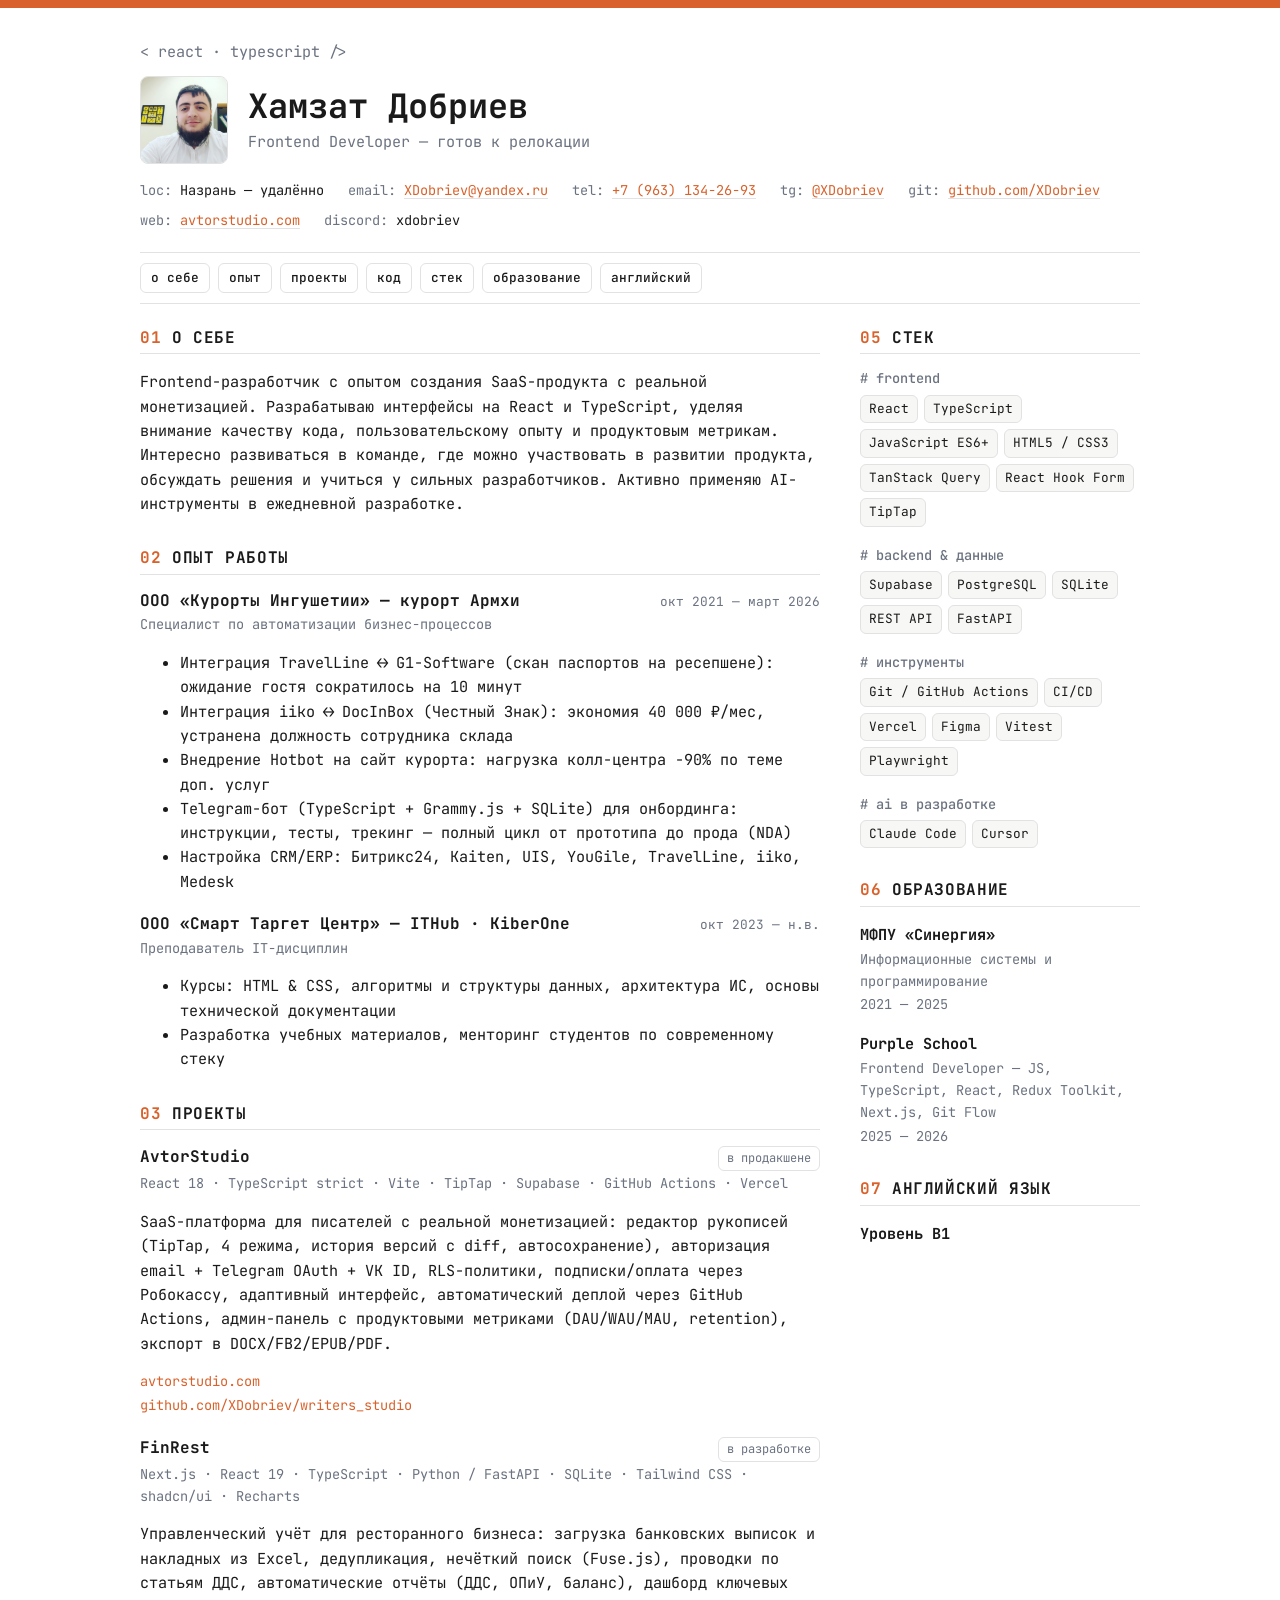
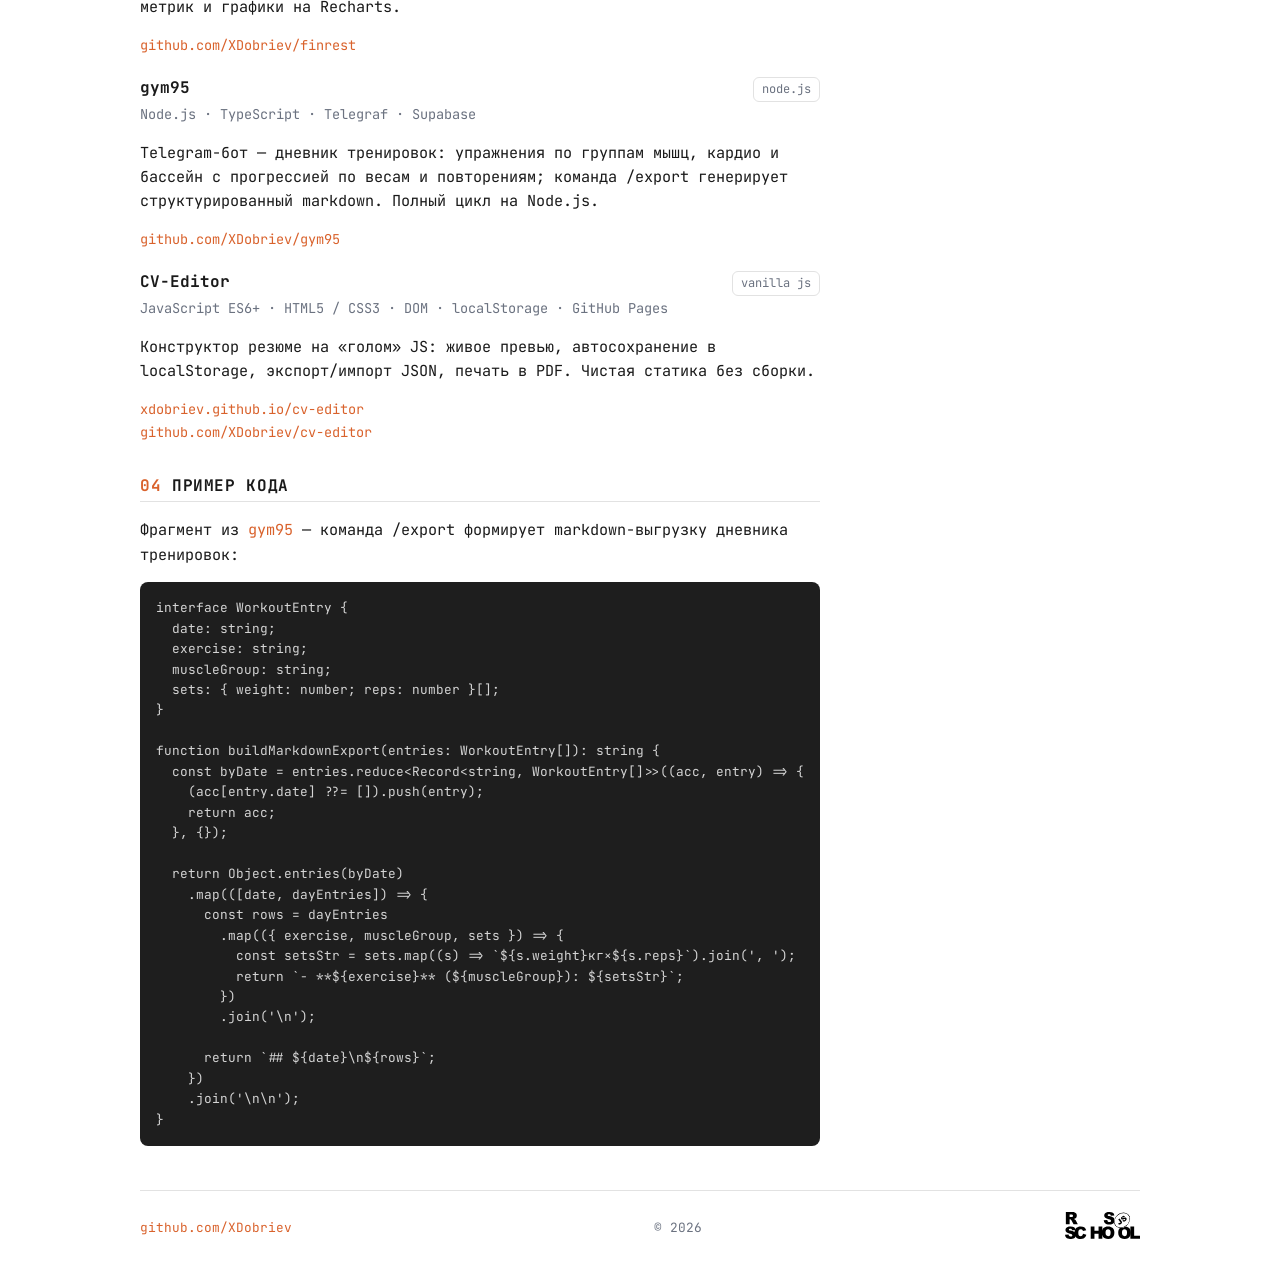
<file: index.html>
<!DOCTYPE html>
<html lang="ru">
<head>
    <meta charset="UTF-8">
    <meta name="viewport" content="width=device-width, initial-scale=1.0">
    <title>Хамзат Добриев — CV</title>
    <link rel="stylesheet" href="style.css">
</head>
<body>
    <div class="page">
        <header class="header">
            <p class="header__tag">&lt; react · typescript /&gt;</p>
            <div class="header__title">
                <img class="header__photo" src="photo.jpg" alt="Хамзат Добриев, Frontend Developer">
                <div>
                    <h1>Хамзат Добриев</h1>
                    <p class="header__role">Frontend Developer — готов к релокации</p>
                </div>
            </div>
            <ul class="header__contacts">
                <li><span class="label">loc:</span> Назрань — удалённо</li>
                <li><span class="label">email:</span> <a href="mailto:XDobriev@yandex.ru">XDobriev@yandex.ru</a></li>
                <li><span class="label">tel:</span> <a href="tel:+79631342693">+7 (963) 134-26-93</a></li>
                <li><span class="label">tg:</span> <a href="https://t.me/XDobriev" target="_blank" rel="noopener">@XDobriev</a></li>
                <li><span class="label">git:</span> <a href="https://github.com/XDobriev" target="_blank" rel="noopener">github.com/XDobriev</a></li>
                <li><span class="label">web:</span> <a href="https://avtorstudio.com" target="_blank" rel="noopener">avtorstudio.com</a></li>
                <li><span class="label">discord:</span> xdobriev</li>
            </ul>
        </header>

        <nav class="nav">
            <ul>
                <li><a href="#about">о себе</a></li>
                <li><a href="#experience">опыт</a></li>
                <li><a href="#projects">проекты</a></li>
                <li><a href="#code">код</a></li>
                <li><a href="#stack">стек</a></li>
                <li><a href="#education">образование</a></li>
                <li><a href="#english">английский</a></li>
            </ul>
        </nav>

        <div class="layout">
            <main class="main-col">
                <section id="about" class="section">
                    <h2>О себе</h2>
                    <p>
                        Frontend-разработчик с опытом создания SaaS-продукта с реальной монетизацией.
                        Разрабатываю интерфейсы на React и TypeScript, уделяя внимание качеству кода,
                        пользовательскому опыту и продуктовым метрикам. Интересно развиваться в команде,
                        где можно участвовать в развитии продукта, обсуждать решения и учиться у сильных
                        разработчиков. Активно применяю AI-инструменты в ежедневной разработке.
                    </p>
                </section>

                <section id="experience" class="section">
                    <h2>Опыт работы</h2>

                    <article class="entry">
                        <div class="entry__head">
                            <h3>ООО «Курорты Ингушетии» — курорт Армхи</h3>
                            <span class="entry__date"><time datetime="2021-10">окт 2021</time> — <time datetime="2026-03">март 2026</time></span>
                        </div>
                        <p class="entry__meta">Специалист по автоматизации бизнес-процессов</p>
                        <ul>
                            <li>Интеграция TravelLine ↔ G1-Software (скан паспортов на ресепшене): ожидание гостя сократилось на 10 минут</li>
                            <li>Интеграция iiko ↔ DocInBox (Честный Знак): экономия 40 000 ₽/мес, устранена должность сотрудника склада</li>
                            <li>Внедрение Hotbot на сайт курорта: нагрузка колл-центра −90% по теме доп. услуг</li>
                            <li>Telegram-бот (TypeScript + Grammy.js + SQLite) для онбординга: инструкции, тесты, трекинг — полный цикл от прототипа до прода (NDA)</li>
                            <li>Настройка CRM/ERP: Битрикс24, Kaiten, UIS, YouGile, TravelLine, iiko, Medesk</li>
                        </ul>
                    </article>

                    <article class="entry">
                        <div class="entry__head">
                            <h3>ООО «Смарт Таргет Центр» — ITHub · KiberOne</h3>
                            <span class="entry__date"><time datetime="2023-10">окт 2023</time> — н.в.</span>
                        </div>
                        <p class="entry__meta">Преподаватель IT-дисциплин</p>
                        <ul>
                            <li>Курсы: HTML &amp; CSS, алгоритмы и структуры данных, архитектура ИС, основы технической документации</li>
                            <li>Разработка учебных материалов, менторинг студентов по современному стеку</li>
                        </ul>
                    </article>
                </section>

                <section id="projects" class="section">
                    <h2>Проекты</h2>

                    <article class="entry">
                        <div class="entry__head">
                            <h3>AvtorStudio</h3>
                            <span class="entry__badge">в продакшене</span>
                        </div>
                        <p class="entry__meta">React 18 · TypeScript strict · Vite · TipTap · Supabase · GitHub Actions · Vercel</p>
                        <p>
                            SaaS-платформа для писателей с реальной монетизацией: редактор рукописей (TipTap, 4 режима,
                            история версий с diff, автосохранение), авторизация email + Telegram OAuth + VK ID,
                            RLS-политики, подписки/оплата через Робокассу, адаптивный интерфейс, автоматический деплой
                            через GitHub Actions, админ-панель с продуктовыми метриками (DAU/WAU/MAU, retention),
                            экспорт в DOCX/FB2/EPUB/PDF.
                        </p>
                        <ul class="entry__links">
                            <li><a href="https://avtorstudio.com" target="_blank" rel="noopener">avtorstudio.com</a></li>
                            <li><a href="https://github.com/XDobriev/writers_studio" target="_blank" rel="noopener">github.com/XDobriev/writers_studio</a></li>
                        </ul>
                    </article>

                    <article class="entry">
                        <div class="entry__head">
                            <h3>FinRest</h3>
                            <span class="entry__badge">в разработке</span>
                        </div>
                        <p class="entry__meta">Next.js · React 19 · TypeScript · Python / FastAPI · SQLite · Tailwind CSS · shadcn/ui · Recharts</p>
                        <p>
                            Управленческий учёт для ресторанного бизнеса: загрузка банковских выписок и накладных из
                            Excel, дедупликация, нечёткий поиск (Fuse.js), проводки по статьям ДДС, автоматические
                            отчёты (ДДС, ОПиУ, баланс), дашборд ключевых метрик и графики на Recharts.
                        </p>
                        <ul class="entry__links">
                            <li><a href="https://github.com/XDobriev/finrest" target="_blank" rel="noopener">github.com/XDobriev/finrest</a></li>
                        </ul>
                    </article>

                    <article class="entry">
                        <div class="entry__head">
                            <h3>gym95</h3>
                            <span class="entry__badge">node.js</span>
                        </div>
                        <p class="entry__meta">Node.js · TypeScript · Telegraf · Supabase</p>
                        <p>
                            Telegram-бот — дневник тренировок: упражнения по группам мышц, кардио и бассейн с
                            прогрессией по весам и повторениям; команда <code>/export</code> генерирует структурированный
                            markdown. Полный цикл на Node.js.
                        </p>
                        <ul class="entry__links">
                            <li><a href="https://github.com/XDobriev/gym95" target="_blank" rel="noopener">github.com/XDobriev/gym95</a></li>
                        </ul>
                    </article>

                    <article class="entry">
                        <div class="entry__head">
                            <h3>CV-Editor</h3>
                            <span class="entry__badge">vanilla js</span>
                        </div>
                        <p class="entry__meta">JavaScript ES6+ · HTML5 / CSS3 · DOM · localStorage · GitHub Pages</p>
                        <p>
                            Конструктор резюме на «голом» JS: живое превью, автосохранение в localStorage,
                            экспорт/импорт JSON, печать в PDF. Чистая статика без сборки.
                        </p>
                        <ul class="entry__links">
                            <li><a href="https://xdobriev.github.io/cv-editor" target="_blank" rel="noopener">xdobriev.github.io/cv-editor</a></li>
                            <li><a href="https://github.com/XDobriev/cv-editor" target="_blank" rel="noopener">github.com/XDobriev/cv-editor</a></li>
                        </ul>
                    </article>
                </section>

                <section id="code" class="section">
                    <h2>Пример кода</h2>
                    <p>
                        Фрагмент из <a href="https://github.com/XDobriev/gym95" target="_blank" rel="noopener">gym95</a> —
                        команда <code>/export</code> формирует markdown-выгрузку дневника тренировок:
                    </p>
                    <pre><code>interface WorkoutEntry {
  date: string;
  exercise: string;
  muscleGroup: string;
  sets: { weight: number; reps: number }[];
}

function buildMarkdownExport(entries: WorkoutEntry[]): string {
  const byDate = entries.reduce&lt;Record&lt;string, WorkoutEntry[]&gt;&gt;((acc, entry) =&gt; {
    (acc[entry.date] ??= []).push(entry);
    return acc;
  }, {});

  return Object.entries(byDate)
    .map(([date, dayEntries]) =&gt; {
      const rows = dayEntries
        .map(({ exercise, muscleGroup, sets }) =&gt; {
          const setsStr = sets.map((s) =&gt; `${s.weight}кг×${s.reps}`).join(', ');
          return `- **${exercise}** (${muscleGroup}): ${setsStr}`;
        })
        .join('\n');

      return `## ${date}\n${rows}`;
    })
    .join('\n\n');
}</code></pre>
                </section>
            </main>

            <aside class="side-col">
                <section id="stack" class="section">
                    <h2>Стек</h2>

                    <div class="skills">
                        <h3># frontend</h3>
                        <ul class="tags">
                            <li>React</li>
                            <li>TypeScript</li>
                            <li>JavaScript ES6+</li>
                            <li>HTML5 / CSS3</li>
                            <li>TanStack Query</li>
                            <li>React Hook Form</li>
                            <li>TipTap</li>
                        </ul>
                    </div>

                    <div class="skills">
                        <h3># backend &amp; данные</h3>
                        <ul class="tags">
                            <li>Supabase</li>
                            <li>PostgreSQL</li>
                            <li>SQLite</li>
                            <li>REST API</li>
                            <li>FastAPI</li>
                        </ul>
                    </div>

                    <div class="skills">
                        <h3># инструменты</h3>
                        <ul class="tags">
                            <li>Git / GitHub Actions</li>
                            <li>CI/CD</li>
                            <li>Vercel</li>
                            <li>Figma</li>
                            <li>Vitest</li>
                            <li>Playwright</li>
                        </ul>
                    </div>

                    <div class="skills">
                        <h3># ai в разработке</h3>
                        <ul class="tags">
                            <li>Claude Code</li>
                            <li>Cursor</li>
                        </ul>
                    </div>
                </section>

                <section id="education" class="section">
                    <h2>Образование</h2>
                    <ul class="edu">
                        <li>
                            <strong>МФПУ «Синергия»</strong>
                            <span>Информационные системы и программирование</span>
                            <span class="entry__date">2021 — 2025</span>
                        </li>
                        <li>
                            <strong>Purple School</strong>
                            <span>Frontend Developer — JS, TypeScript, React, Redux Toolkit, Next.js, Git Flow</span>
                            <span class="entry__date">2025 — 2026</span>
                        </li>
                    </ul>
                </section>

                <section id="english" class="section">
                    <h2>Английский язык</h2>
                    <ul class="edu">
                        <li>
                            <strong>Уровень B1</strong>
                        </li>
                    </ul>
                </section>
            </aside>
        </div>

        <footer class="footer">
            <a class="footer__github" href="https://github.com/XDobriev" target="_blank" rel="noopener">github.com/XDobriev</a>
            <span class="footer__year">© <time datetime="2026">2026</time></span>
            <a class="footer__logo" href="https://rs.school/" target="_blank" rel="noopener">
                <img src="assets/rs-school-logo.svg" alt="RS School">
            </a>
        </footer>
    </div>
</body>
</html>
</file>
<file: style.css>
@import url("https://fonts.googleapis.com/css2?family=JetBrains+Mono:wght@400;500;700&display=swap");

* {
    box-sizing: border-box;
}

:root {
    --font-mono: "JetBrains Mono", "Fira Code", Consolas, monospace;
    --color-text: #1a1a1a;
    --color-muted: #6b7280;
    --color-accent: #d9622c;
    --color-border: #e2e2e2;
    --color-surface: #f7f7f5;
}

body {
    margin: 0;
    padding: 32px 16px 24px;
    font-family: var(--font-mono);
    font-size: 0.95rem;
    line-height: 1.6;
    color: var(--color-text);
    background: #fff;
    border-top: 8px solid var(--color-accent);
}

.page {
    max-width: 1000px;
    margin: 0 auto;
}

a {
    color: var(--color-accent);
    text-decoration: none;
}

a:hover {
    text-decoration: underline;
}

h1, h2, h3 {
    line-height: 1.2;
    font-family: var(--font-mono);
}

code, pre {
    font-family: var(--font-mono);
}

/* Header */

.header__tag {
    margin: 0 0 12px;
    color: var(--color-muted);
}

.header__title {
    display: flex;
    align-items: center;
    gap: 20px;
}

.header__photo {
    width: 88px;
    height: 88px;
    border-radius: 8px;
    object-fit: cover;
    border: 1px solid var(--color-border);
    flex-shrink: 0;
}

.header h1 {
    margin: 0 0 4px;
    font-size: 2.1rem;
}

.header__role {
    margin: 0;
    color: var(--color-muted);
}

.header__contacts {
    list-style: none;
    margin: 16px 0 0;
    padding: 0;
    display: flex;
    flex-wrap: wrap;
    gap: 8px 24px;
    font-size: 0.85rem;
}

.header__contacts .label {
    color: var(--color-muted);
}

.header__contacts a {
    text-decoration: underline;
    text-decoration-color: var(--color-border);
    text-underline-offset: 3px;
}

.header__contacts a:hover {
    text-decoration-color: currentColor;
}

/* Nav */

.nav {
    margin-top: 20px;
    padding: 10px 0;
    border-top: 1px solid var(--color-border);
    border-bottom: 1px solid var(--color-border);
}

.nav ul {
    list-style: none;
    margin: 0;
    padding: 0;
    display: flex;
    flex-wrap: wrap;
    gap: 8px;
}

.nav a {
    display: inline-block;
    font-size: 0.8rem;
    font-weight: 500;
    color: var(--color-text);
    text-decoration: none;
    border: 1px solid var(--color-border);
    border-radius: 6px;
    padding: 4px 10px;
}

.nav a:hover {
    color: var(--color-accent);
    border-color: var(--color-accent);
    background: var(--color-surface);
}

/* Layout */

.layout {
    display: grid;
    grid-template-columns: 2fr 1fr;
    gap: 40px;
    margin-top: 24px;
    counter-reset: section;
}

.section {
    margin-bottom: 32px;
}

.section h2 {
    font-size: 1rem;
    letter-spacing: 0.04em;
    text-transform: uppercase;
    margin: 0 0 16px;
    padding-bottom: 6px;
    border-bottom: 1px solid var(--color-border);
    counter-increment: section;
}

.section h2::before {
    content: counter(section, decimal-leading-zero) "  ";
    color: var(--color-accent);
}

/* Skills */

.skills {
    margin-bottom: 20px;
}

.skills h3 {
    margin: 0 0 8px;
    font-size: 0.85rem;
    color: var(--color-muted);
    font-weight: 500;
}

.tags {
    list-style: none;
    margin: 0;
    padding: 0;
    display: flex;
    flex-wrap: wrap;
    gap: 6px;
}

.tags li {
    border: 1px solid var(--color-border);
    border-radius: 6px;
    padding: 3px 8px;
    font-size: 0.8rem;
    background: var(--color-surface);
}

/* Code */

pre {
    background: #1e1e1e;
    color: #d4d4d4;
    padding: 16px;
    border-radius: 8px;
    overflow-x: auto;
    font-size: 0.8rem;
}

/* Entries */

.entry {
    margin-bottom: 20px;
}

.entry__head {
    display: flex;
    flex-wrap: wrap;
    align-items: baseline;
    justify-content: space-between;
    gap: 8px;
}

.entry h3 {
    margin: 0;
    font-size: 1rem;
}

.entry__date {
    color: var(--color-muted);
    font-size: 0.8rem;
    white-space: nowrap;
}

.entry__meta {
    display: block;
    color: var(--color-muted);
    font-size: 0.85rem;
    margin: 2px 0 8px;
}

.entry__badge {
    border: 1px solid var(--color-border);
    border-radius: 6px;
    padding: 2px 8px;
    font-size: 0.75rem;
    color: var(--color-muted);
    white-space: nowrap;
}

.entry__links {
    list-style: none;
    margin: 8px 0 0;
    padding: 0;
    display: flex;
    flex-direction: column;
    gap: 2px;
    font-size: 0.85rem;
}

/* Education / English list */

.edu {
    list-style: none;
    margin: 0;
    padding: 0;
    display: flex;
    flex-direction: column;
    gap: 16px;
}

.edu li {
    display: flex;
    flex-direction: column;
    gap: 2px;
}

.edu span {
    font-size: 0.85rem;
    color: var(--color-muted);
}

/* Footer */

.footer {
    display: flex;
    flex-wrap: wrap;
    align-items: center;
    justify-content: space-between;
    gap: 12px;
    padding-top: 20px;
    margin-top: 12px;
    border-top: 1px solid var(--color-border);
    font-size: 0.8rem;
    color: var(--color-muted);
}

.footer__logo img {
    height: 28px;
    width: auto;
}

@media (max-width: 800px) {
    .layout {
        grid-template-columns: 1fr;
        gap: 0;
    }
}

@media (max-width: 600px) {
    .header__title {
        flex-direction: column;
        text-align: center;
    }

    .header__contacts {
        justify-content: center;
    }

    .footer {
        justify-content: center;
        text-align: center;
    }
}
</file>
